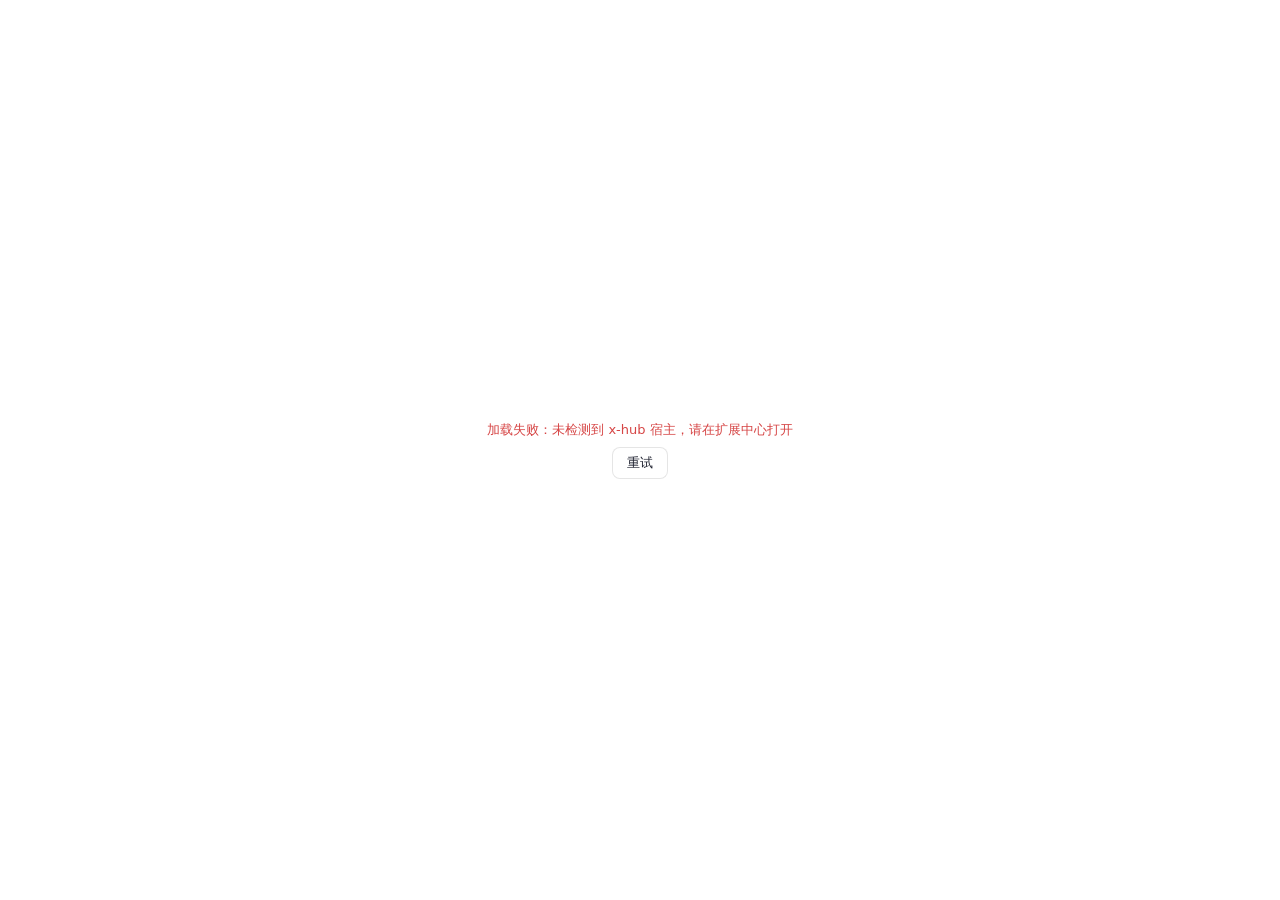
<file: module/index.html>
<!DOCTYPE html>
<html lang="zh-CN">
<head>
  <meta charset="UTF-8" />
  <title>待办倒计时</title>
  <style>
    /* 卡片约定（对齐宿主内置模块与 com.mipc.mihome）：
       —— 宿主在外面已经套好玻璃卡（背景 / 圆角 / 边框 / 阴影都由宿主画），
          这里 body 必须透明，只负责 12px 内边距与内容排版；
       —— manifest 声明 defaultHideTitle:false，标题栏由宿主绘制，卡面不再画标题；
       —— 视口高度可能只有 ~86px，尺寸全部用 cqh 跟着格子缩放。 */

    :root {
      color-scheme: light;
      --ink: var(--xhub-text-1, #1f2230);
      --ink-2: var(--xhub-text-2, #5b6070);
      --ink-3: var(--xhub-text-3, #8b90a0);
      --line: var(--xhub-border, rgba(0, 0, 0, 0.1));
      --well: var(--xhub-bg-card, rgba(255, 255, 255, 0.9));
      --tile: rgba(0, 0, 0, 0.035);
      --red: var(--xhub-red, #d64545);
      --orange: var(--xhub-orange, #c2570a);
      --amber: var(--xhub-yellow, #8a5f00);
      --blue: var(--xhub-blue, #3e63dd);
    }

    :root[data-xhub-theme='dark'] {
      color-scheme: dark;
      --ink: var(--xhub-text-1, #e8e9f0);
      --ink-2: var(--xhub-text-2, #a2a7b8);
      --ink-3: var(--xhub-text-3, #767c8f);
      --line: var(--xhub-border, rgba(255, 255, 255, 0.12));
      --well: var(--xhub-bg-card, rgba(255, 255, 255, 0.04));
      --tile: rgba(255, 255, 255, 0.06);
      --red: var(--xhub-red, #ff7b7b);
      --orange: var(--xhub-orange, #ff9a52);
      --amber: var(--xhub-yellow, #f5c542);
      --blue: var(--xhub-blue, #7aa2ff);
    }

    html, body { height: 100%; }

    body {
      margin: 0;
      padding: 12px;
      box-sizing: border-box;
      background: transparent;
      color: var(--ink);
      font-family: system-ui, -apple-system, 'Segoe UI', 'Microsoft YaHei', sans-serif;
      font-size: 13px;
      line-height: 1.35;
      container-type: size;
      overflow: hidden;
      cursor: pointer;
    }

    .wrap {
      height: 100%;
      display: flex;
      flex-direction: column;
      gap: clamp(4px, 3cqh, 8px);
      min-height: 0;
    }

    /* ---------- 通栏（4×3）：三段统计 + 最近三条 ---------- */
    .wide {
      display: flex;
      flex-direction: column;
      gap: clamp(4px, 3cqh, 8px);
      min-height: 0;
      flex: 1;
    }

    .tiles {
      display: flex;
      gap: clamp(4px, 2.4cqh, 7px);
      flex: none;
      min-width: 0;
    }

    .tile {
      flex: 1;
      min-width: 0;
      padding: clamp(3px, 2cqh, 6px) clamp(6px, 1.6cqw, 9px);
      border-radius: 8px;
      background: var(--tile);
      border: 1px solid var(--line);
    }

    .tile b {
      display: block;
      font-size: clamp(15px, 13cqh, 22px);
      font-weight: 650;
      line-height: 1.1;
      font-variant-numeric: tabular-nums;
      letter-spacing: -0.02em;
    }

    .tile span {
      display: block;
      margin-top: 1px;
      font-size: clamp(10px, 7cqh, 11.5px);
      color: var(--ink-3);
      white-space: nowrap;
    }

    .tile[data-tone='red'] b { color: var(--red); }
    .tile[data-tone='orange'] b { color: var(--orange); }
    .tile[data-tone='amber'] b { color: var(--amber); }

    .rows {
      display: flex;
      flex-direction: column;
      gap: clamp(2px, 1.6cqh, 5px);
      min-height: 0;
      overflow: hidden;
      flex: 1;
    }

    .row {
      display: flex;
      align-items: center;
      gap: 8px;
      min-width: 0;
    }

    .dot {
      width: 6px;
      height: 6px;
      border-radius: 50%;
      flex: none;
      background: var(--ink-3);
    }

    .row[data-tone='red'] .dot { background: var(--red); }
    .row[data-tone='orange'] .dot { background: var(--orange); }
    .row[data-tone='amber'] .dot { background: var(--amber); }
    .row[data-tone='blue'] .dot { background: var(--blue); }

    .row .nm {
      flex: 1;
      min-width: 0;
      font-size: clamp(11px, 8.4cqh, 13px);
      overflow: hidden;
      text-overflow: ellipsis;
      white-space: nowrap;
    }

    .row .d {
      flex: none;
      font-size: clamp(10px, 7cqh, 12px);
      font-weight: 600;
      font-variant-numeric: tabular-nums;
      color: var(--ink-2);
    }

    .row[data-tone='red'] .d { color: var(--red); }
    .row[data-tone='orange'] .d { color: var(--orange); }
    .row[data-tone='amber'] .d { color: var(--amber); }
    .row[data-tone='blue'] .d { color: var(--blue); }

    /* ---------- 紧凑（2×2）：一个主数字 ---------- */
    .compact {
      display: none;
      flex: 1;
      flex-direction: column;
      justify-content: center;
      gap: 2px;
      min-height: 0;
      overflow: hidden;
    }

    :root[data-xhub-variant='compact'] .wide { display: none; }
    :root[data-xhub-variant='compact'] .compact { display: flex; }

    .compact .n {
      font-size: clamp(20px, 30cqh, 34px);
      font-weight: 650;
      line-height: 1;
      letter-spacing: -0.02em;
      font-variant-numeric: tabular-nums;
    }

    .compact .n.red { color: var(--red); }
    .compact .n.orange { color: var(--orange); }
    .compact .n.amber { color: var(--amber); }
    .compact .n.dim { color: var(--ink-2); }

    .compact .lbl {
      font-size: clamp(10px, 7cqh, 12px);
      color: var(--ink-3);
      white-space: nowrap;
    }

    .compact .sub {
      margin-top: 2px;
      font-size: clamp(10px, 7cqh, 11.5px);
      color: var(--ink-3);
      white-space: nowrap;
      overflow: hidden;
      text-overflow: ellipsis;
    }

    /* ---------- 状态 ---------- */
    .hint {
      flex: 1;
      display: flex;
      flex-direction: column;
      align-items: center;
      justify-content: center;
      gap: 8px;
      color: var(--ink-3);
      text-align: center;
      font-size: clamp(11px, 8cqh, 13px);
    }

    .hint.error { color: var(--red); }

    button.act {
      font: inherit;
      color: var(--ink);
      background: var(--well);
      border: 1px solid var(--line);
      border-radius: 8px;
      padding: 6px 14px;
      cursor: pointer;
    }

    button.act:hover { border-color: var(--xhub-brand, #ff6900); }

    /* 矮格子：先收副信息，保住主数字 */
    @media (max-height: 96px) {
      body { padding: 10px; }
      .compact .sub { display: none; }
    }
  </style>
</head>
<body>
  <div class="wrap">
    <div class="wide" id="wide"></div>
    <div class="compact" id="compact"></div>
  </div>

  <script src="../shared/countdown.js"></script>
  <script src="./data.js"></script>
  <script src="../shared/mock-bridge.js"></script>
  <script src="./app.js"></script>
</body>
</html>
</file>
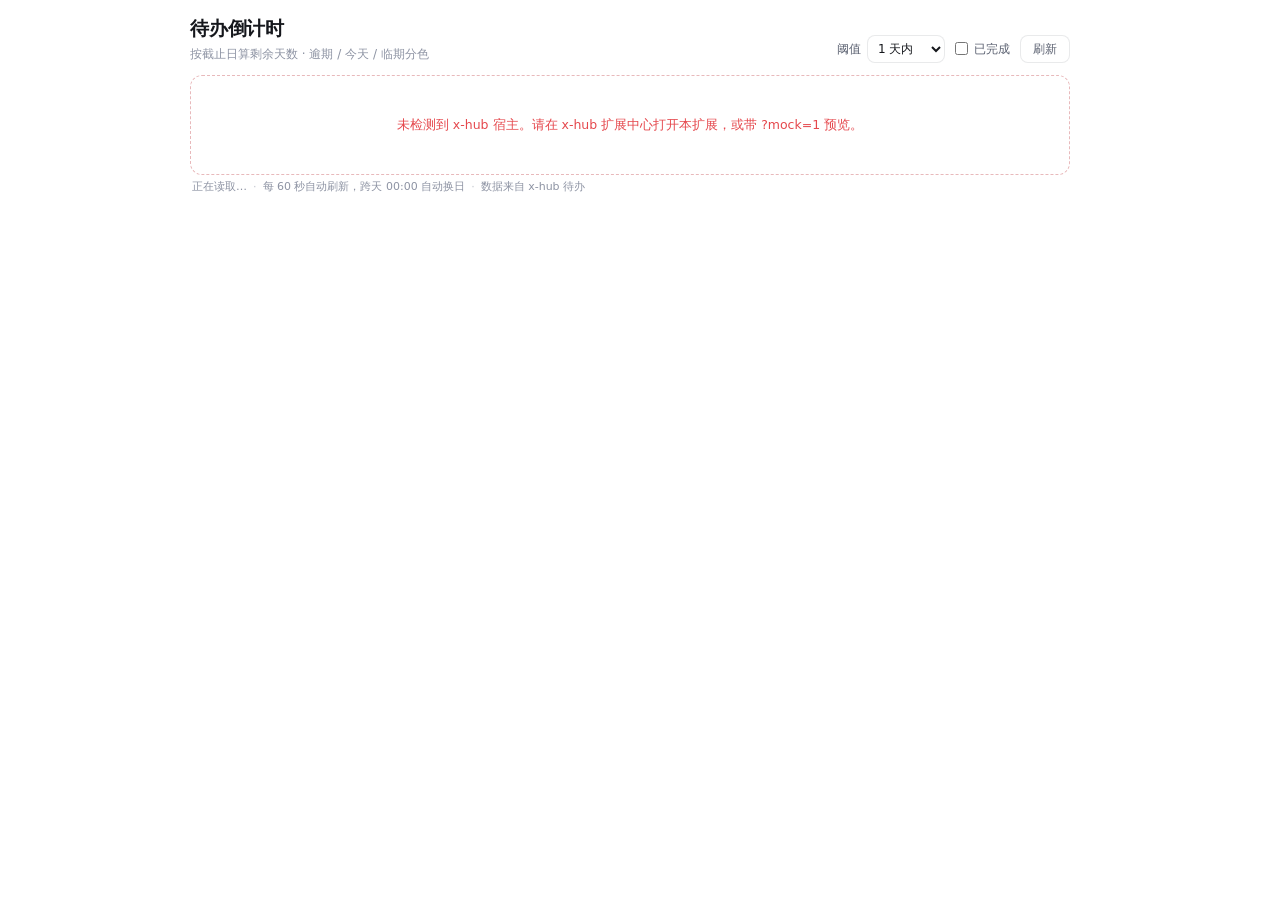
<file: view/index.html>
<!DOCTYPE html>
<html lang="zh-CN">
<head>
  <meta charset="UTF-8" />
  <meta name="viewport" content="width=device-width, initial-scale=1" />
  <title>待办倒计时</title>
  <link rel="stylesheet" href="../shared/theme.css" />
  <link rel="stylesheet" href="./view.css" />
</head>
<body>
  <div class="wrap">
    <header class="head">
      <div class="head-main">
        <h1>待办倒计时</h1>
        <p class="sub">按截止日算剩余天数 · 逾期 / 今天 / 临期分色</p>
      </div>

      <div class="chips" id="chips" role="group" aria-label="按状态筛选"></div>

      <div class="tools">
        <label class="sel">
          <span>阈值</span>
          <select id="warnDays" aria-label="临期阈值（天）">
            <option value="1">1 天内</option>
            <option value="3">3 天内</option>
            <option value="7">7 天内</option>
            <option value="14">14 天内</option>
          </select>
        </label>
        <label class="switch"><input type="checkbox" id="showDone" /><span>已完成</span></label>
        <button class="ghost" id="refresh" type="button">刷新</button>
      </div>
    </header>

    <div class="alert" id="alert" hidden role="status" aria-live="polite">
      <span class="alert-text" id="alertText"></span>
      <button type="button" id="alertClose" aria-label="关闭提醒">✕</button>
    </div>

    <main id="list" aria-live="polite"></main>

    <footer class="foot">
      <span id="updated">正在读取…</span>
      <span class="dot">·</span>
      <span>每 60 秒自动刷新，跨天 00:00 自动换日</span>
      <span class="dot">·</span>
      <span id="mode">数据来自 x-hub 待办</span>
    </footer>
  </div>

  <div class="badge-preview" id="previewBadge" hidden>预览模式（模拟数据）</div>

  <script src="../shared/countdown.js"></script>
  <script src="../shared/mock-bridge.js"></script>
  <script src="./app.js"></script>
</body>
</html>
</file>
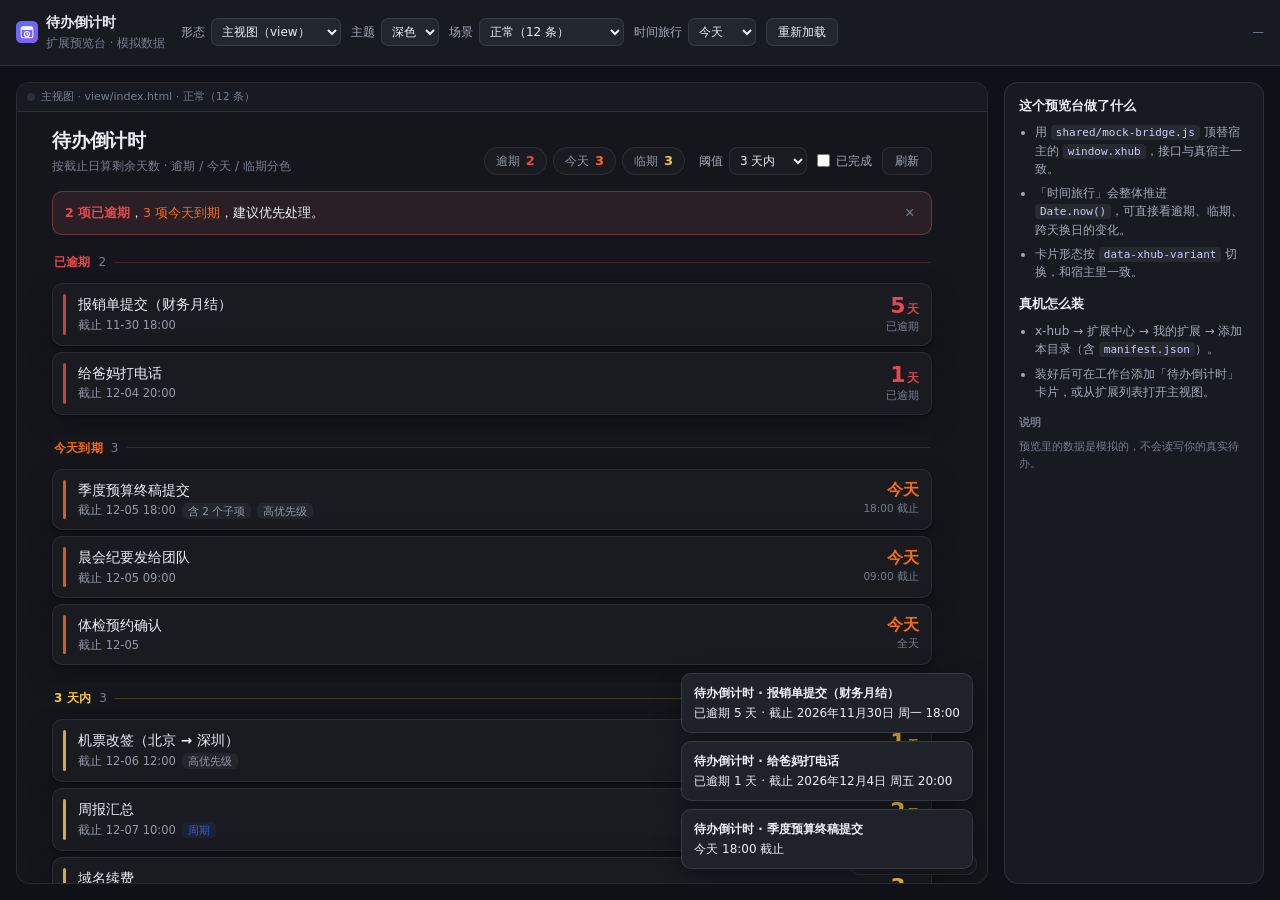
<file: devharness/host.html>
<!DOCTYPE html>
<html lang="zh-CN">
<head>
  <meta charset="UTF-8" />
  <meta name="viewport" content="width=device-width, initial-scale=1" />
  <title>待办倒计时 · 预览台</title>
  <style>
    :root {
      --bg: #0f1116;
      --panel: #171a21;
      --line: rgba(255, 255, 255, 0.09);
      --t1: #eceef4;
      --t2: #a3a9b8;
      --t3: #767d8d;
      --accent: #5b6cff;
    }
    * { box-sizing: border-box; }
    html, body { height: 100%; margin: 0; }
    body {
      overflow: hidden;
      background: var(--bg);
      color: var(--t1);
      font: 13px/1.5 -apple-system, BlinkMacSystemFont, 'Segoe UI', 'Microsoft YaHei', system-ui, sans-serif;
      display: flex;
      flex-direction: column;
    }

    header {
      display: flex;
      align-items: center;
      gap: 10px;
      flex-wrap: wrap;
      padding: 12px 16px;
      border-bottom: 1px solid var(--line);
      background: var(--panel);
    }
    .brand { display: flex; align-items: center; gap: 8px; margin-right: 6px; }
    .brand svg { display: block; }
    .brand b { font-size: 14px; font-weight: 650; }
    .brand span { color: var(--t3); font-size: 11.5px; }

    label { display: inline-flex; align-items: center; gap: 6px; color: var(--t2); font-size: 12px; }
    select {
      height: 28px; padding: 0 6px; border-radius: 7px;
      border: 1px solid var(--line); background: #22262f; color: var(--t1);
      outline: none; font: inherit; font-size: 12px;
    }
    button {
      height: 28px; padding: 0 11px; border-radius: 7px;
      border: 1px solid var(--line); background: #22262f; color: var(--t1);
      font: inherit; font-size: 12px; cursor: pointer;
    }
    button:hover { border-color: rgba(255, 255, 255, 0.2); }
    .spacer { margin-left: auto; }
    .hint { color: var(--t3); font-size: 11.5px; }

    .stage {
      flex: 1;
      min-height: 0;
      display: flex;
      padding: 16px;
      gap: 16px;
    }
    .frame-wrap {
      flex: 1;
      min-width: 0;
      display: flex;
      flex-direction: column;
      border: 1px solid var(--line);
      border-radius: 14px;
      overflow: hidden;
      background: #14161b;
    }
    .frame-bar {
      display: flex;
      align-items: center;
      gap: 6px;
      padding: 6px 10px;
      border-bottom: 1px solid var(--line);
      color: var(--t3);
      font-size: 11px;
      background: #171a21;
    }
    .dot { width: 8px; height: 8px; border-radius: 50%; background: #2b2f38; }
    iframe { flex: 1; width: 100%; border: 0; background: transparent; }
    iframe.card-mode { background: #14161b; }

    aside {
      width: 260px;
      flex: none;
      border: 1px solid var(--line);
      border-radius: 14px;
      padding: 14px;
      background: var(--panel);
      font-size: 12px;
      color: var(--t2);
      overflow: auto;
    }
    aside h3 { margin: 0 0 8px; font-size: 12.5px; color: var(--t1); }
    aside ul { margin: 0 0 14px; padding-left: 16px; }
    aside li { margin-bottom: 6px; }
    aside code {
      padding: 1px 5px; border-radius: 4px; background: rgba(255, 255, 255, 0.07);
      font-size: 11px; color: #c9cdf7;
    }
    .kbd { color: var(--t3); font-size: 11px; }

    @media (max-width: 900px) {
      aside { display: none; }
    }
  </style>
</head>
<body>
  <header>
    <div class="brand">
      <svg width="22" height="22" viewBox="0 0 128 128" aria-hidden="true">
        <defs><linearGradient id="g" x1="0" y1="0" x2="1" y2="1"><stop offset="0" stop-color="#5B6CFF"/><stop offset="1" stop-color="#8B5CF6"/></linearGradient></defs>
        <rect width="128" height="128" rx="30" fill="url(#g)"/>
        <rect x="30" y="34" width="68" height="64" rx="12" fill="none" stroke="#fff" stroke-width="6" opacity=".95"/>
        <rect x="30" y="34" width="68" height="18" rx="9" fill="#fff" opacity=".9"/>
        <circle cx="64" cy="76" r="15" fill="none" stroke="#fff" stroke-width="6"/>
        <path d="M64 68v9l7 5" fill="none" stroke="#fff" stroke-width="6" stroke-linecap="round"/>
      </svg>
      <div><b>待办倒计时</b><br /><span>扩展预览台 · 模拟数据</span></div>
    </div>

    <label>形态
      <select id="surface">
        <option value="view">主视图（view）</option>
        <option value="standard">工作台卡片 · 标准</option>
        <option value="compact">工作台卡片 · 紧凑</option>
      </select>
    </label>

    <label>主题
      <select id="theme">
        <option value="dark">深色</option>
        <option value="light">浅色</option>
      </select>
    </label>

    <label>场景
      <select id="scene">
        <option value="normal">正常（12 条）</option>
        <option value="empty">空列表</option>
        <option value="crowded">超长列表（120 条）</option>
        <option value="dirty">脏数据</option>
        <option value="alldone">全部已完成</option>
      </select>
    </label>

    <label>时间旅行
      <select id="offset">
        <option value="0">今天</option>
        <option value="1">+1 天</option>
        <option value="2">+2 天</option>
        <option value="3">+3 天</option>
        <option value="7">+7 天</option>
      </select>
    </label>

    <button id="reload">重新加载</button>
    <span class="hint spacer" id="status">—</span>
  </header>

  <div class="stage">
    <div class="frame-wrap">
      <div class="frame-bar"><span class="dot"></span><span id="frameTitle">view/index.html</span></div>
      <iframe id="frame" title="扩展预览"></iframe>
    </div>

    <aside>
      <h3>这个预览台做了什么</h3>
      <ul>
        <li>用 <code>shared/mock-bridge.js</code> 顶替宿主的 <code>window.xhub</code>，接口与真宿主一致。</li>
        <li>「时间旅行」会整体推进 <code>Date.now()</code>，可直接看逾期、临期、跨天换日的变化。</li>
        <li>卡片形态按 <code>data-xhub-variant</code> 切换，和宿主里一致。</li>
      </ul>
      <h3>真机怎么装</h3>
      <ul>
        <li>x-hub → 扩展中心 → 我的扩展 → 添加本目录（含 <code>manifest.json</code>）。</li>
        <li>装好后可在工作台添加「待办倒计时」卡片，或从扩展列表打开主视图。</li>
      </ul>
      <h3 class="kbd">说明</h3>
      <div class="kbd">预览里的数据是模拟的，不会读写你的真实待办。</div>
    </aside>
  </div>

  <script>
    var frame = document.getElementById('frame');
    var surface = document.getElementById('surface');
    var theme = document.getElementById('theme');
    var scene = document.getElementById('scene');
    var offset = document.getElementById('offset');
    var status = document.getElementById('status');
    var frameTitle = document.getElementById('frameTitle');

    function buildUrl() {
      var s = surface.value;
      var isView = s === 'view';
      var path = isView ? '../view/index.html' : '../module/index.html';
      var q = new URLSearchParams();
      q.set('mock', '1');
      q.set('theme', theme.value);
      q.set('scene', scene.value);
      if (offset.value !== '0') q.set('offset', offset.value);
      if (!isView) q.set('xhub-variant', s);
      return path + '?' + q.toString();
    }

    function reload() {
      frame.classList.toggle('card-mode', surface.value !== 'view');
      frame.style.maxWidth = surface.value === 'view' ? '' : (surface.value === 'compact' ? '260px' : '520px');
      frame.style.maxHeight = surface.value === 'view' ? '' : '320px';
      frame.src = buildUrl();
      var names = { view: '主视图 · view/index.html', standard: '工作台卡片 · 标准形态', compact: '工作台卡片 · 紧凑形态' };
      frameTitle.textContent = names[surface.value] + '  ·  ' + scene.options[scene.selectedIndex].text + (offset.value !== '0' ? '  ·  时间 +' + offset.value + ' 天' : '');
      status.textContent = '已加载 · ' + new Date().toLocaleTimeString('zh-CN', { hour12: false });
    }

    [surface, theme, scene, offset].forEach(function (el) {
      el.addEventListener('change', reload);
    });
    document.getElementById('reload').addEventListener('click', reload);

    reload();
  </script>
</body>
</html>
</file>
<file: shared/theme.css>
/*!
 * 主题令牌：优先吃宿主注入的 --xhub-*，没有宿主时（浏览器预览）用浅/深兜底。
 * 只用普通颜色值——不依赖 color-mix / 相对颜色语法。宿主 WebView 版本参差，
 * 一条不支持的颜色声明会让整条 background 失效，表现就是卡片“什么都没有”。
 */

:root {
  --tc-page: var(--xhub-page-bg, transparent);
  --tc-surface: var(--xhub-surface, #ffffff);
  --tc-surface-2: var(--xhub-surface-2, #f7f8fb);
  --tc-text-1: var(--xhub-text-1, #15171c);
  --tc-text-2: var(--xhub-text-2, #5a6070);
  --tc-text-3: var(--xhub-text-3, #8d93a3);
  --tc-border: var(--xhub-border, rgba(18, 22, 33, 0.09));
  --tc-accent: var(--xhub-accent, #5b6cff);

  --tc-red: var(--xhub-red, #e5484d);
  --tc-orange: var(--xhub-orange, #f76b15);
  --tc-amber: #9a6a00; /* 浅色主题下用深琥珀，亮黄在白底上不可读 */
  --tc-blue: var(--xhub-blue, #3e63dd);
  --tc-green: var(--xhub-green, #30a46c);
  --tc-gray: #8d93a3;

  --tc-radius: 14px;
  --tc-shadow: 0 1px 2px rgba(16, 20, 32, 0.04), 0 8px 24px rgba(16, 20, 32, 0.05);
}

:root[data-xhub-theme='dark'] {
  --tc-surface: var(--xhub-surface, #191b21);
  --tc-surface-2: var(--xhub-surface-2, #1f2229);
  --tc-text-1: var(--xhub-text-1, #eceef4);
  --tc-text-2: var(--xhub-text-2, #a3a9b8);
  --tc-text-3: var(--xhub-text-3, #767d8d);
  --tc-border: var(--xhub-border, rgba(255, 255, 255, 0.08));
  --tc-amber: var(--xhub-yellow, #f5c542);
  --tc-gray: #8f96a5;
  --tc-shadow: 0 1px 2px rgba(0, 0, 0, 0.35), 0 10px 28px rgba(0, 0, 0, 0.28);
}

* { box-sizing: border-box; }

/* 组件里给了 display 的元素，hidden 属性仍要生效 */
[hidden] { display: none !important; }

html, body {
  margin: 0;
  height: 100%;
  background: var(--tc-page);
  color: var(--tc-text-1);
  font-family: -apple-system, BlinkMacSystemFont, 'Segoe UI', 'Microsoft YaHei', 'PingFang SC', system-ui, sans-serif;
  -webkit-font-smoothing: antialiased;
}

button, select, input {
  font: inherit;
  color: inherit;
}

button {
  cursor: pointer;
  border: none;
  background: none;
}

.num {
  font-variant-numeric: tabular-nums;
  font-feature-settings: 'tnum' 1;
}

/* 状态色：行、徽标、圆点的唯一色彩来源 */
[data-tone='red'] { --tone: var(--tc-red); }
[data-tone='orange'] { --tone: var(--tc-orange); }
[data-tone='amber'] { --tone: var(--tc-amber); }
[data-tone='blue'] { --tone: var(--tc-blue); }
[data-tone='gray'] { --tone: var(--tc-gray); }

.badge-preview {
  position: fixed;
  right: 10px;
  bottom: 8px;
  z-index: 9;
  padding: 2px 8px;
  border-radius: 999px;
  font-size: 11px;
  color: var(--tc-text-2);
  background: var(--tc-surface);
  border: 1px solid var(--tc-border);
  pointer-events: none;
}

/* 预览台里宿主不存在，需要自己铺一层页面底；真宿主有壁纸时不铺 */
:root[data-xhub-preview] body {
  background: var(--xhub-page-bg, #14161b);
}

@media (prefers-reduced-motion: reduce) {
  * { animation: none !important; transition: none !important; }
}
</file>
<file: view/view.css>
/* 主视图（view 形态） */

body {
  padding: 0 20px 20px 0;
  font-size: 13px;
  line-height: 1.5;
}

.wrap {
  max-width: 880px;
  margin: 0 auto;
  padding-top: 14px;
}

/* ---------- 头部 ---------- */
.head {
  display: flex;
  align-items: flex-end;
  gap: 14px;
  flex-wrap: wrap;
  padding-bottom: 12px;
}

.head-main { margin-right: auto; }

h1 {
  margin: 0;
  font-size: 19px;
  font-weight: 650;
  letter-spacing: -0.2px;
}

.sub {
  margin: 2px 0 0;
  font-size: 12px;
  color: var(--tc-text-3);
}

.chips {
  display: flex;
  gap: 6px;
  flex-wrap: wrap;
}

.chip {
  display: inline-flex;
  align-items: center;
  gap: 6px;
  height: 28px;
  padding: 0 11px;
  border-radius: 999px;
  border: 1px solid var(--tc-border);
  background: var(--tc-surface);
  color: var(--tc-text-2);
  font-size: 12px;
  transition: border-color 0.15s, color 0.15s, background 0.15s;
}

.chip:hover { border-color: color-mix(in srgb, var(--tone, var(--tc-accent)) 45%, var(--tc-border)); }

.chip[aria-pressed='true'] {
  border-color: color-mix(in srgb, var(--tone, var(--tc-accent)) 55%, transparent);
  color: var(--tone, var(--tc-accent));
  background: color-mix(in srgb, var(--tone, var(--tc-accent)) 10%, var(--tc-surface));
}

.chip b {
  font-size: 13px;
  font-weight: 650;
  font-variant-numeric: tabular-nums;
  color: var(--tone, var(--tc-accent));
}

.chip .label { color: inherit; opacity: 0.85; }

.tools {
  display: flex;
  align-items: center;
  gap: 10px;
  font-size: 12px;
  color: var(--tc-text-2);
}

.sel {
  display: inline-flex;
  align-items: center;
  gap: 6px;
}

.sel select {
  height: 28px;
  padding: 0 6px;
  border-radius: 8px;
  border: 1px solid var(--tc-border);
  background: var(--tc-surface);
  color: var(--tc-text-1);
  outline: none;
}

.switch {
  display: inline-flex;
  align-items: center;
  gap: 6px;
  cursor: pointer;
  user-select: none;
}

.switch input { accent-color: var(--tc-accent); margin: 0; }

.ghost {
  height: 28px;
  padding: 0 12px;
  border-radius: 8px;
  border: 1px solid var(--tc-border);
  background: var(--tc-surface);
  color: var(--tc-text-2);
}

.ghost:hover { color: var(--tc-text-1); border-color: color-mix(in srgb, var(--tc-text-2) 30%, var(--tc-border)); }
.ghost:active { transform: translateY(0.5px); }

/* ---------- 提醒条 ---------- */
.alert {
  display: flex;
  align-items: center;
  gap: 10px;
  margin: 4px 0 12px;
  padding: 10px 12px;
  border-radius: 10px;
  border: 1px solid color-mix(in srgb, var(--tc-red) 26%, var(--tc-border));
  background: color-mix(in srgb, var(--tc-red) 8%, var(--tc-surface));
  color: var(--tc-text-1);
  font-size: 12.5px;
}

.alert[data-kind='info'] {
  border-color: var(--tc-border);
  background: var(--tc-surface-2);
  color: var(--tc-text-2);
}

.alert .alert-text { margin-right: auto; }
.alert .alert-text b { color: var(--tc-red); }
.alert .alert-text .warn { color: var(--tc-orange); }

.alert button {
  color: var(--tc-text-3);
  padding: 2px 4px;
  border-radius: 6px;
}
.alert button:hover { color: var(--tc-text-1); background: color-mix(in srgb, var(--tc-text-3) 12%, transparent); }

/* ---------- 分组 ---------- */
.group { margin-bottom: 18px; }

.group-head {
  display: flex;
  align-items: center;
  gap: 8px;
  position: sticky;
  top: 0;
  z-index: 2;
  padding: 6px 2px;
  margin-bottom: 6px;
  background: linear-gradient(to bottom, var(--tc-page, transparent) 70%, transparent);
  backdrop-filter: blur(6px);
  font-size: 12px;
  font-weight: 600;
  letter-spacing: 0.2px;
  color: var(--tone, var(--tc-text-2));
}

.group-head .count {
  font-variant-numeric: tabular-nums;
  color: var(--tc-text-3);
  font-weight: 500;
}

.group-head .line {
  flex: 1;
  height: 1px;
  background: color-mix(in srgb, var(--tone, var(--tc-border)) 22%, transparent);
}

/* ---------- 行 ---------- */
.rows { display: flex; flex-direction: column; gap: 6px; }

.row {
  display: grid;
  grid-template-columns: 3px 1fr auto;
  align-items: stretch;
  gap: 12px;
  width: 100%;
  padding: 10px 12px 10px 10px;
  text-align: left;
  border-radius: 10px;
  border: 1px solid var(--tc-border);
  background: var(--tc-surface);
  box-shadow: var(--tc-shadow);
  transition: border-color 0.15s, transform 0.12s, box-shadow 0.15s;
}

.row:hover {
  border-color: color-mix(in srgb, var(--tone) 40%, var(--tc-border));
}

.row:focus-visible {
  outline: 2px solid color-mix(in srgb, var(--tc-accent) 70%, transparent);
  outline-offset: 1px;
}

.row .rail {
  border-radius: 999px;
  background: var(--tone);
  opacity: 0.85;
}

.row[data-tone='gray'] .rail { opacity: 0.35; }

.row .body { min-width: 0; }

.row .title {
  display: block;
  font-size: 13.5px;
  font-weight: 550;
  color: var(--tc-text-1);
  overflow: hidden;
  text-overflow: ellipsis;
  white-space: nowrap;
}

.row.done .title {
  color: var(--tc-text-3);
  text-decoration: line-through;
  text-decoration-thickness: 1px;
}

.row .meta {
  display: flex;
  align-items: center;
  gap: 6px;
  flex-wrap: wrap;
  margin-top: 2px;
  font-size: 11.5px;
  color: var(--tc-text-2);
  opacity: 0.88;
}

.row .meta .due { font-variant-numeric: tabular-nums; }
.row .meta .sep { opacity: 0.5; }

.row .tag {
  padding: 0 6px;
  border-radius: 5px;
  font-size: 10.5px;
  line-height: 16px;
  color: var(--tc-text-2);
  background: color-mix(in srgb, var(--tc-text-3) 13%, transparent);
}

.row .tag[data-kind='repeat'] {
  color: var(--tc-blue);
  background: color-mix(in srgb, var(--tc-blue) 12%, transparent);
}

.row .tag[data-kind='child'] {
  color: var(--tc-text-2);
}

.row .desc[hidden] { display: none; }

.row .desc {
  display: block;
  margin-top: 6px;
  padding-top: 6px;
  border-top: 1px dashed var(--tc-border);
  font-size: 12px;
  color: var(--tc-text-2);
  white-space: pre-wrap;
  word-break: break-word;
}

.row .badge {
  display: flex;
  flex-direction: column;
  align-items: flex-end;
  justify-content: center;
  min-width: 64px;
  color: var(--tone);
}

.row .badge-main {
  display: flex;
  align-items: baseline;
  gap: 2px;
  font-weight: 700;
  line-height: 1.05;
}

.row .badge-main .num { font-size: 22px; letter-spacing: -0.5px; }
.row .badge-main .unit { font-size: 12px; font-weight: 600; opacity: 0.9; }
.row .badge-main .word { font-size: 16px; letter-spacing: -0.2px; }

.row .badge-cap {
  margin-top: 2px;
  font-size: 10.5px;
  font-weight: 500;
  color: var(--tc-text-3);
  white-space: nowrap;
}

/* ---------- 空态 / 加载 / 错误 ---------- */
.empty, .error {
  padding: 40px 20px;
  text-align: center;
  color: var(--tc-text-3);
  font-size: 12.5px;
  border: 1px dashed var(--tc-border);
  border-radius: 12px;
}

.error { color: var(--tc-red); border-color: color-mix(in srgb, var(--tc-red) 30%, var(--tc-border)); }
.error button { margin-top: 10px; }

.skeleton { display: flex; flex-direction: column; gap: 6px; }

.skeleton i {
  display: block;
  height: 52px;
  border-radius: 10px;
  background: linear-gradient(90deg, var(--tc-surface-2), var(--tc-surface), var(--tc-surface-2));
  background-size: 200% 100%;
  animation: shimmer 1.4s infinite linear;
  border: 1px solid var(--tc-border);
}

@keyframes shimmer { from { background-position: 200% 0; } to { background-position: -200% 0; } }

/* ---------- 底部 ---------- */
.foot {
  display: flex;
  align-items: center;
  gap: 6px;
  flex-wrap: wrap;
  padding: 4px 2px 0;
  font-size: 11px;
  color: var(--tc-text-3);
}

.foot .dot { opacity: 0.5; }

@media (max-width: 620px) {
  .head { align-items: flex-start; }
  .chips { order: 3; width: 100%; }
  .row { grid-template-columns: 3px 1fr auto; gap: 8px; }
  .row .badge { min-width: 52px; }
}
</file>
